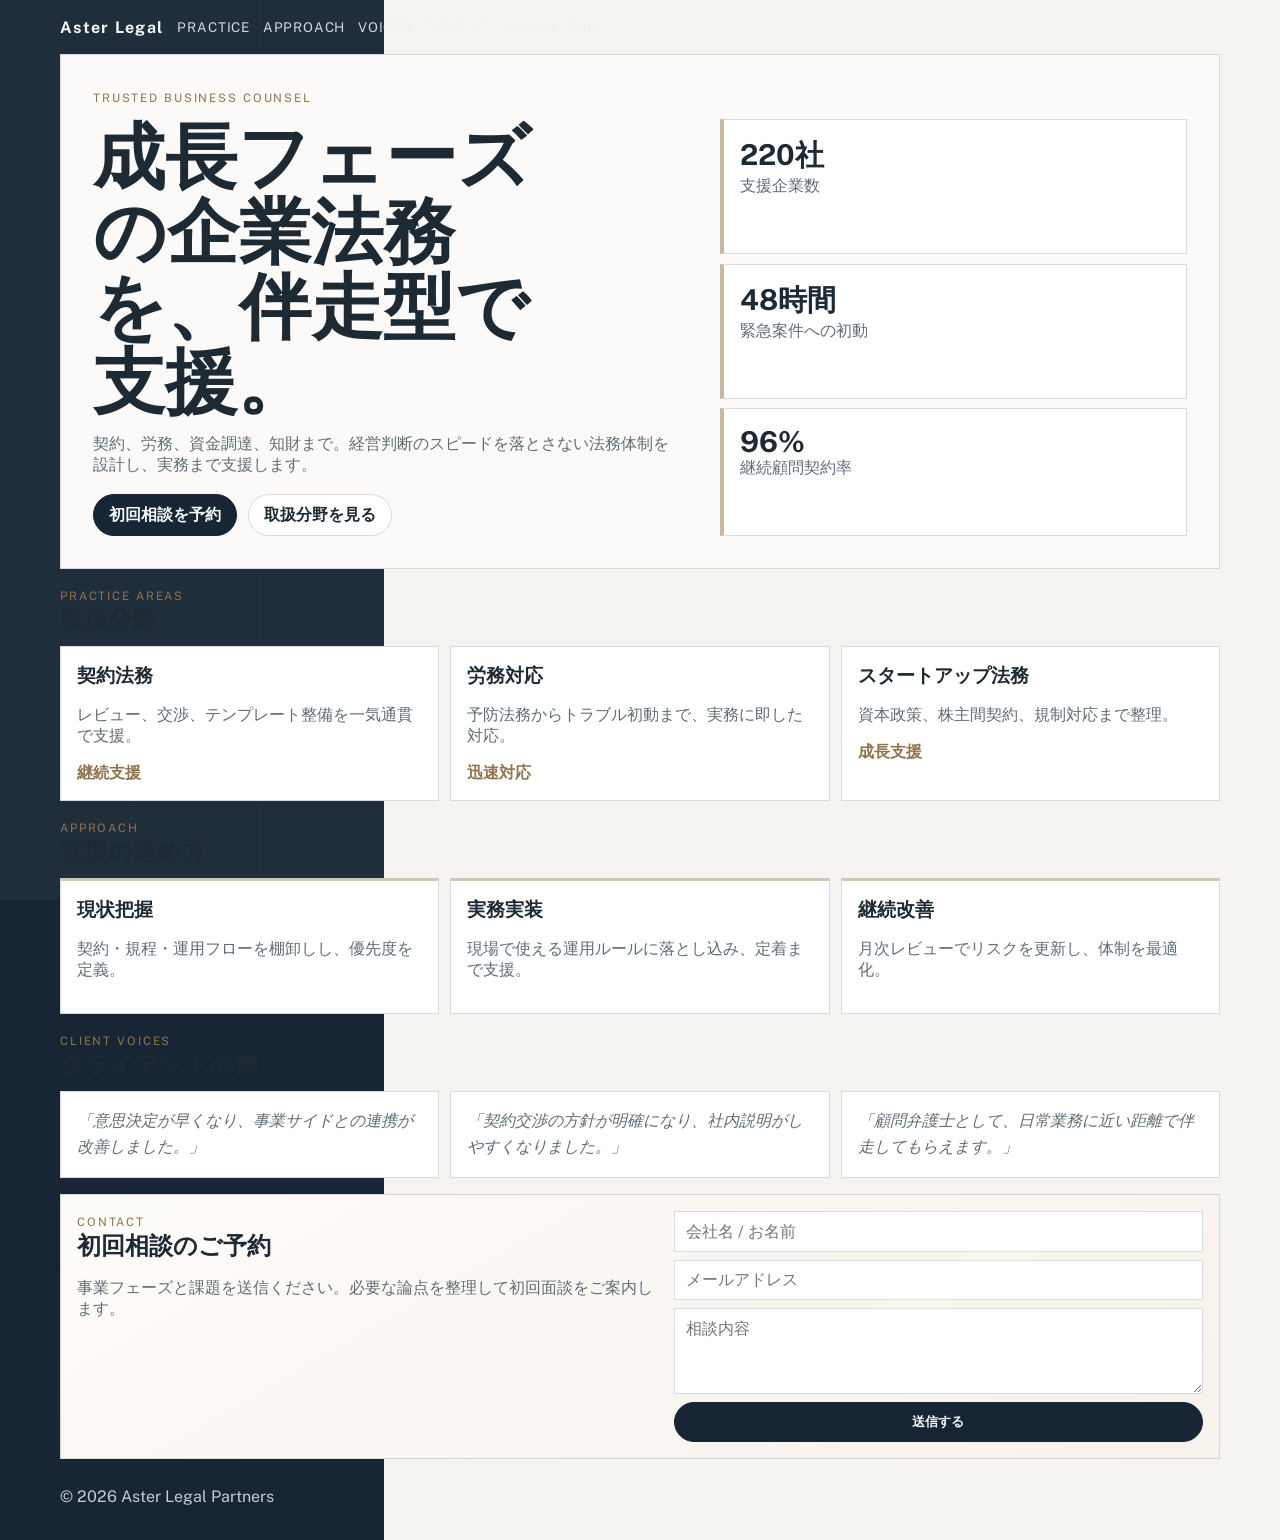
<file: index.html>
<!doctype html>
<html lang="ja">
  <head>
    <meta charset="UTF-8" />
    <meta name="viewport" content="width=device-width, initial-scale=1.0" />
    <title>Aster Legal Partners</title>
    <link rel="preconnect" href="https://fonts.googleapis.com" />
    <link rel="preconnect" href="https://fonts.gstatic.com" crossorigin />
    <link href="https://fonts.googleapis.com/css2?family=EB+Garamond:wght@500;700&family=Public+Sans:wght@400;500;700&display=swap" rel="stylesheet" />
    <link rel="stylesheet" href="styles.css" />
  </head>
  <body>
    <div class="bg-layer"></div>
    <header class="site-header container">
      <a class="brand" href="#top">Aster Legal</a>
      <button class="menu-toggle" aria-expanded="false" aria-label="メニュー">☰</button>
      <nav class="nav-links">
        <a href="#practice">Practice</a>
        <a href="#approach">Approach</a>
        <a href="#voices">Voices</a>
        <a href="#contact">Contact</a>
              <a href="plans.html">Plans</a>
        <a href="faq.html">FAQ</a>
      </nav>
    </header>

    <main id="top" class="container">
      <section class="hero reveal">
        <span class="badge">TRUSTED BUSINESS COUNSEL</span>
        <div class="hero-grid">
          <div>
            <h1>成長フェーズの企業法務を、伴走型で支援。</h1>
            <p class="lead">契約、労務、資金調達、知財まで。経営判断のスピードを落とさない法務体制を設計し、実務まで支援します。</p>
            <div class="hero-actions">
              <a class="btn primary" href="#contact">初回相談を予約</a>
              <a class="btn ghost" href="#practice">取扱分野を見る</a>
            </div>
          </div>
          <aside class="hero-stats">
            <article><strong data-count="220" data-suffix="社">0社</strong><span>支援企業数</span></article>
            <article><strong data-count="48" data-suffix="時間">0時間</strong><span>緊急案件への初動</span></article>
            <article><strong data-count="96" data-suffix="%">0%</strong><span>継続顧問契約率</span></article>
          </aside>
        </div>
      </section>

      <section class="section reveal" id="practice">
        <div class="section-head"><span class="eyebrow">PRACTICE AREAS</span><h2>取扱分野</h2></div>
        <div class="card-grid three">
          <article class="card"><h3>契約法務</h3><p>レビュー、交渉、テンプレート整備を一気通貫で支援。</p><strong>継続支援</strong></article>
          <article class="card"><h3>労務対応</h3><p>予防法務からトラブル初動まで、実務に即した対応。</p><strong>迅速対応</strong></article>
          <article class="card"><h3>スタートアップ法務</h3><p>資本政策、株主間契約、規制対応まで整理。</p><strong>成長支援</strong></article>
        </div>
      </section>

      <section class="section reveal" id="approach">
        <div class="section-head"><span class="eyebrow">APPROACH</span><h2>支援の進め方</h2></div>
        <div class="process-list">
          <article><h3>現状把握</h3><p>契約・規程・運用フローを棚卸しし、優先度を定義。</p></article>
          <article><h3>実務実装</h3><p>現場で使える運用ルールに落とし込み、定着まで支援。</p></article>
          <article><h3>継続改善</h3><p>月次レビューでリスクを更新し、体制を最適化。</p></article>
        </div>
      </section>

      <section class="section reveal" id="voices">
        <div class="section-head"><span class="eyebrow">CLIENT VOICES</span><h2>クライアントの声</h2></div>
        <div class="review-grid">
          <blockquote>「意思決定が早くなり、事業サイドとの連携が改善しました。」</blockquote>
          <blockquote>「契約交渉の方針が明確になり、社内説明がしやすくなりました。」</blockquote>
          <blockquote>「顧問弁護士として、日常業務に近い距離で伴走してもらえます。」</blockquote>
        </div>
      </section>

      <section class="section reveal" id="contact">
        <div class="contact-panel">
          <div>
            <span class="eyebrow">CONTACT</span>
            <h2>初回相談のご予約</h2>
            <p>事業フェーズと課題を送信ください。必要な論点を整理して初回面談をご案内します。</p>
          </div>
          <form class="contact-form">
            <input type="text" placeholder="会社名 / お名前" required />
            <input type="email" placeholder="メールアドレス" required />
            <textarea placeholder="相談内容"></textarea>
            <button type="submit" class="btn primary">送信する</button>
          </form>
        </div>
      </section>
    </main>

    <footer class="container">© <span id="year"></span> Aster Legal Partners</footer>
    <div class="toast" id="toast">お問い合わせありがとうございます。担当弁護士より連絡します。</div>
    <script src="app.js"></script>
  </body>
</html>
</file>
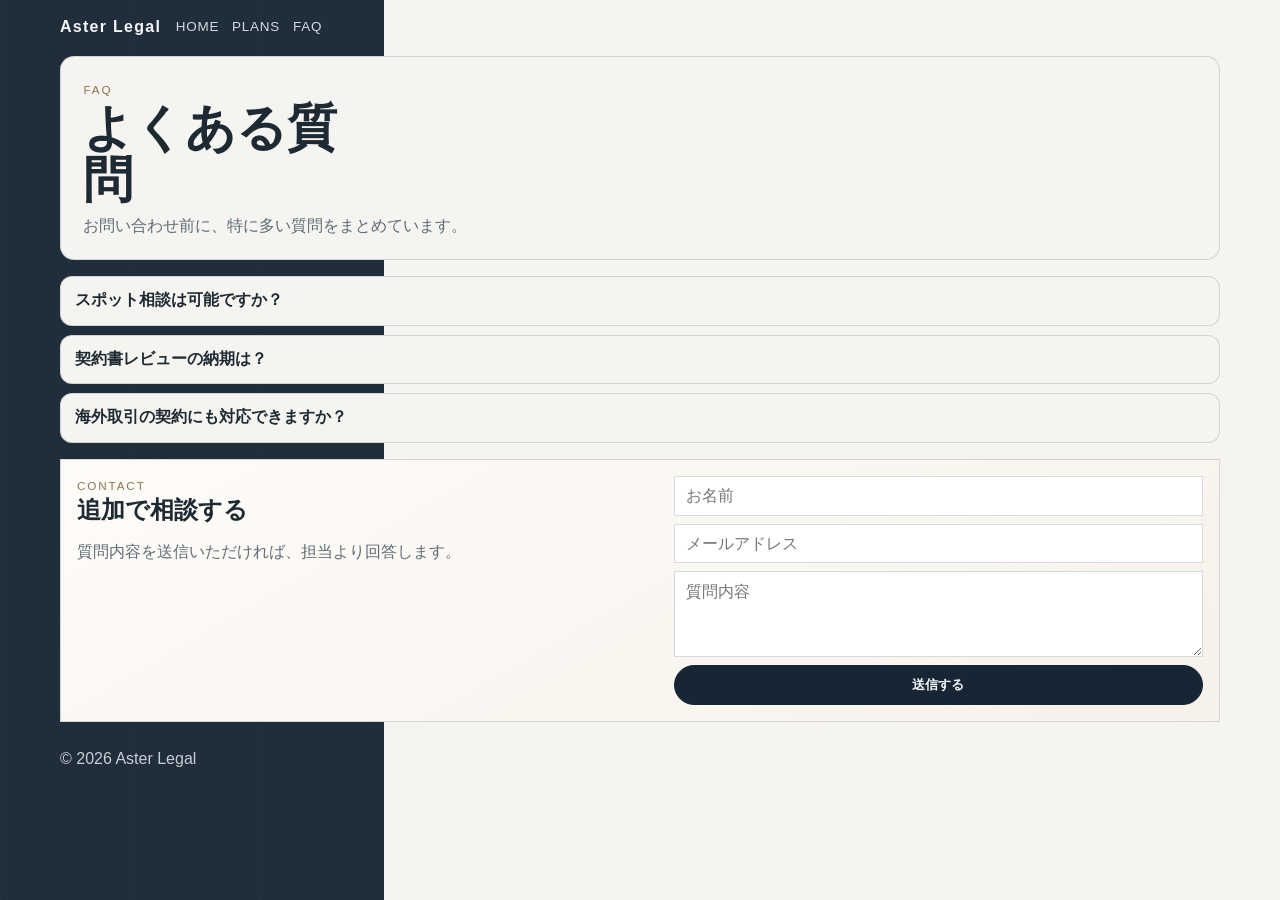
<file: faq.html>
<!doctype html>
<html lang="ja">
  <head>
    <meta charset="UTF-8" />
    <meta name="viewport" content="width=device-width, initial-scale=1.0" />
    <title>Aster Legal | FAQ</title>
    <link rel="preconnect" href="https://fonts.googleapis.com" />
    <link rel="preconnect" href="https://fonts.gstatic.com" crossorigin />
    <link rel="stylesheet" href="styles.css" />
  </head>
  <body class="extra-page">
    <div class="bg-layer"></div>
    <header class="site-header container">
      <a class="brand" href="index.html">Aster Legal</a>
      <button class="menu-toggle" aria-expanded="false" aria-label="メニュー">☰</button>
      <nav class="nav-links">
        <a href="index.html">Home</a>
        <a href="plans.html">Plans</a>
        <a href="faq.html">FAQ</a>
      </nav>
    </header>

    <main class="container">
      <section class="subhero reveal">
        <span class="eyebrow">FAQ</span>
        <h1>よくある質問</h1>
        <p>お問い合わせ前に、特に多い質問をまとめています。</p>
      </section>

      <section class="section reveal">
        <div class="faq-list">
          <article class="faq-item">
            <button class="faq-question" type="button" aria-expanded="false">スポット相談は可能ですか？</button>
            <div class="faq-answer">はい。顧問契約前のスポット相談枠もあります。</div>
          </article>
          <article class="faq-item">
            <button class="faq-question" type="button" aria-expanded="false">契約書レビューの納期は？</button>
            <div class="faq-answer">通常2営業日、緊急は当日対応も可能です。</div>
          </article>
          <article class="faq-item">
            <button class="faq-question" type="button" aria-expanded="false">海外取引の契約にも対応できますか？</button>
            <div class="faq-answer">英文契約レビューにも対応しています。</div>
          </article>
        </div>
      </section>

      <section class="section reveal">
        <div class="contact-panel">
          <div>
            <span class="eyebrow">CONTACT</span>
            <h2>追加で相談する</h2>
            <p>質問内容を送信いただければ、担当より回答します。</p>
          </div>
          <form class="contact-form">
            <input type="text" placeholder="お名前" required />
            <input type="email" placeholder="メールアドレス" required />
            <textarea placeholder="質問内容"></textarea>
            <button type="submit" class="btn primary">送信する</button>
          </form>
        </div>
      </section>
    </main>

    <footer class="container">© <span id="year"></span> Aster Legal</footer>
    <div class="toast" id="toast">お問い合わせありがとうございます。順次返信します。</div>
    <script src="app.js"></script>
  </body>
</html>
</file>
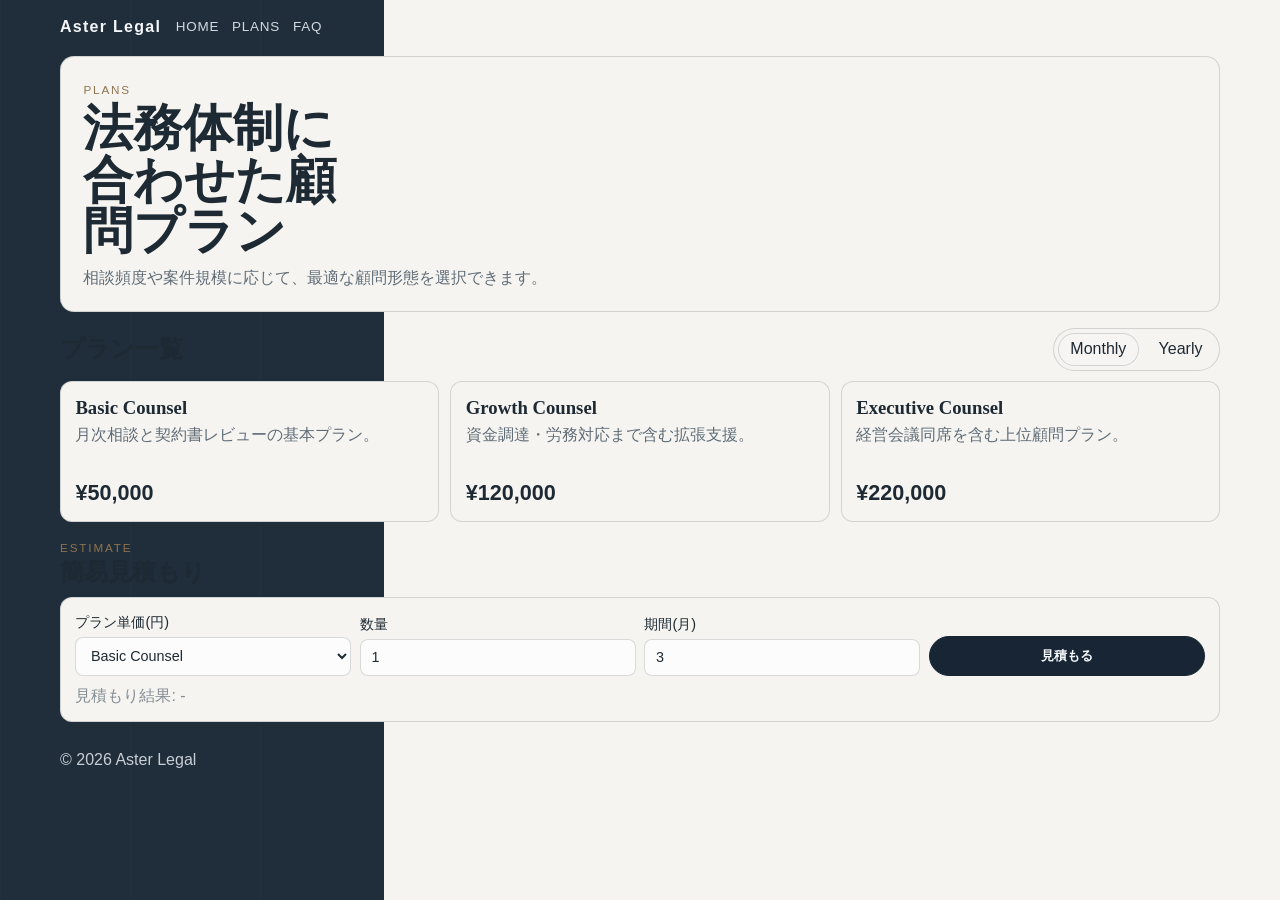
<file: plans.html>
<!doctype html>
<html lang="ja">
  <head>
    <meta charset="UTF-8" />
    <meta name="viewport" content="width=device-width, initial-scale=1.0" />
    <title>Aster Legal | Plans</title>
    <link rel="preconnect" href="https://fonts.googleapis.com" />
    <link rel="preconnect" href="https://fonts.gstatic.com" crossorigin />
    <link rel="stylesheet" href="styles.css" />
  </head>
  <body class="extra-page">
    <div class="bg-layer"></div>
    <header class="site-header container">
      <a class="brand" href="index.html">Aster Legal</a>
      <button class="menu-toggle" aria-expanded="false" aria-label="メニュー">☰</button>
      <nav class="nav-links">
        <a href="index.html">Home</a>
        <a href="plans.html">Plans</a>
        <a href="faq.html">FAQ</a>
      </nav>
    </header>

    <main class="container">
      <section class="subhero reveal">
        <span class="eyebrow">PLANS</span>
        <h1>法務体制に合わせた顧問プラン</h1>
        <p>相談頻度や案件規模に応じて、最適な顧問形態を選択できます。</p>
      </section>

      <section class="section reveal" data-pricing>
        <div class="pricing-head">
          <h2>プラン一覧</h2>
          <div class="pricing-mode">
            <button class="mode-btn active" type="button" data-mode="monthly">Monthly</button>
            <button class="mode-btn" type="button" data-mode="yearly">Yearly</button>
          </div>
        </div>

        <div class="pricing-cards">
          <article class="price-card">
            <h3>Basic Counsel</h3>
            <p>月次相談と契約書レビューの基本プラン。</p>
            <strong>¥<span data-price data-monthly="50000" data-yearly="550000">50000</span></strong>
          </article>
          <article class="price-card">
            <h3>Growth Counsel</h3>
            <p>資金調達・労務対応まで含む拡張支援。</p>
            <strong>¥<span data-price data-monthly="120000" data-yearly="1320000">120000</span></strong>
          </article>
          <article class="price-card">
            <h3>Executive Counsel</h3>
            <p>経営会議同席を含む上位顧問プラン。</p>
            <strong>¥<span data-price data-monthly="220000" data-yearly="2420000">220000</span></strong>
          </article>
        </div>
      </section>

      <section class="section reveal">
        <div class="section-head">
          <span class="eyebrow">ESTIMATE</span>
          <h2>簡易見積もり</h2>
        </div>
        <div class="calc-box">
          <form class="calc-form">
            <label>
              プラン単価(円)
              <select name="unit_price">
                <option value="50000">Basic Counsel</option>
                <option value="120000">Growth Counsel</option>
                <option value="220000">Executive Counsel</option>
              </select>
            </label>
            <label>
              数量
              <input type="number" name="quantity" min="1" value="1" />
            </label>
            <label>
              期間(月)
              <input type="number" name="months" min="1" value="3" />
            </label>
            <button type="submit" class="btn primary">見積もる</button>
          </form>
          <p class="calc-result" aria-live="polite">見積もり結果: -</p>
        </div>
      </section>
    </main>

    <footer class="container">© <span id="year"></span> Aster Legal</footer>
    <div class="toast" id="toast">更新内容を反映しました。</div>
    <script src="app.js"></script>
  </body>
</html>
</file>
<file: styles.css>
:root {
  --ink: #1e2a33;
  --muted: #5f6c76;
  --paper: #f6f4f1;
  --line: rgba(100, 111, 120, 0.25);
  --accent: #8f744d;
  --navy: #172534;
}

* { box-sizing: border-box; }

body {
  margin: 0;
  color: var(--ink);
  font-family: "Public Sans", sans-serif;
  background: linear-gradient(90deg, var(--navy) 0 30%, var(--paper) 30% 100%);
}

.bg-layer {
  position: fixed;
  inset: 0;
  z-index: -1;
  background:
    linear-gradient(90deg, rgba(255, 255, 255, 0.04) 0 30%, transparent 30% 100%),
    repeating-linear-gradient(90deg, rgba(255, 255, 255, 0.02) 0 1px, transparent 1px 130px);
}

.container {
  width: min(1160px, 94vw);
  margin: 0 auto;
}

.site-header {
  padding: 1.1rem 0;
  display: grid;
  grid-template-columns: auto auto 1fr;
  gap: 0.9rem;
  align-items: center;
}

.brand {
  color: #f4f6f8;
  text-decoration: none;
  font-weight: 700;
  letter-spacing: 0.08em;
}

.menu-toggle { display: none; }

.nav-links {
  justify-self: end;
  display: flex;
  gap: 0.8rem;
}

.nav-links a {
  text-decoration: none;
  color: rgba(236, 242, 247, 0.88);
  font-size: 0.84rem;
  letter-spacing: 0.06em;
  text-transform: uppercase;
}

main {
  margin-top: 0.2rem;
}

.hero {
  background: #fbfaf8;
  border: 1px solid var(--line);
  border-radius: 0;
  padding: 2rem;
}

.badge,
.eyebrow {
  display: inline-block;
  color: var(--accent);
  letter-spacing: 0.16em;
  font-size: 0.73rem;
  text-transform: uppercase;
}

.hero-grid {
  margin-top: 0.8rem;
  display: grid;
  grid-template-columns: 1.25fr 0.95fr;
  gap: 0.8rem;
}

h1,
h2,
h3 {
  margin: 0;
  font-family: "EB Garamond", serif;
}

h1 {
  font-size: clamp(2.1rem, 5.8vw, 4.5rem);
  line-height: 1.04;
  max-width: 12ch;
}

.lead {
  margin: 1rem 0 1.1rem;
  color: var(--muted);
  max-width: 58ch;
}

.hero-actions {
  display: flex;
  gap: 0.65rem;
  flex-wrap: wrap;
}

.btn {
  text-decoration: none;
  border: 1px solid var(--line);
  padding: 0.6rem 0.95rem;
  border-radius: 999px;
  font-weight: 700;
}

.btn.primary {
  background: var(--navy);
  color: #f5f8fb;
  border-color: var(--navy);
}

.btn.ghost {
  color: var(--ink);
  background: #fff;
}

.hero-stats {
  display: grid;
  gap: 0.6rem;
}

.hero-stats article,
.card,
.process-list article,
.review-grid blockquote,
.contact-panel {
  border: 1px solid var(--line);
  background: #ffffff;
  border-radius: 0;
  padding: 1rem;
}

.hero-stats article {
  border-left: 4px solid rgba(143, 116, 77, 0.5);
}

.hero-stats strong { display: block; font-size: 1.8rem; }
.hero-stats span,
.card p,
.process-list p,
.review-grid blockquote,
.contact-panel p { color: var(--muted); }

.section {
  margin-top: 1rem;
}

.section-head { margin-bottom: 0.62rem; }

.card-grid,
.process-list,
.review-grid { display: grid; gap: 0.68rem; }
.card-grid.three,
.process-list,
.review-grid { grid-template-columns: repeat(3, minmax(0, 1fr)); }

.card strong { color: var(--accent); }

.process-list article {
  border-top: 3px solid rgba(143, 116, 77, 0.4);
}

.review-grid blockquote {
  margin: 0;
  font-style: italic;
  line-height: 1.65;
}

.contact-panel {
  display: grid;
  grid-template-columns: 1.05fr 0.95fr;
  gap: 0.72rem;
  background: linear-gradient(150deg, #fefcf9, #f6f1ea);
}

.contact-form { display: grid; gap: 0.5rem; }

.contact-form input,
.contact-form textarea {
  width: 100%;
  border: 1px solid var(--line);
  background: #fff;
  color: var(--ink);
  padding: 0.62rem 0.72rem;
  font: inherit;
}

.contact-form textarea { min-height: 86px; resize: vertical; }

footer {
  padding: 1.8rem 0 2.1rem;
  color: rgba(242, 246, 250, 0.8);
}

.toast {
  position: fixed;
  right: 16px;
  bottom: 16px;
  background: #1f2b36;
  color: #edf2f7;
  border: 1px solid rgba(188, 201, 212, 0.34);
  padding: 0.64rem 0.9rem;
  opacity: 0;
  transform: translateY(10px);
  pointer-events: none;
  transition: 220ms ease;
}

.toast.show { opacity: 1; transform: translateY(0); }

.reveal { opacity: 0; transform: translateY(18px); transition: 440ms ease; }
.reveal.in { opacity: 1; transform: translateY(0); }

@media (max-width: 860px) {
  body {
    background: #f4f1eb;
  }

  .brand { color: var(--ink); }

  .menu-toggle {
    display: inline-block;
    border: 1px solid var(--line);
    background: #fff;
    color: var(--ink);
    padding: 0.35rem 0.6rem;
  }

  .nav-links {
    display: none;
    position: absolute;
    right: 4vw;
    top: 58px;
    flex-direction: column;
    background: #fff;
    border: 1px solid var(--line);
    padding: 0.7rem;
  }

  .nav-links a { color: var(--ink); }
  .nav-links.open { display: flex; }

  .hero-grid,
  .card-grid.three,
  .process-list,
  .review-grid,
  .contact-panel { grid-template-columns: 1fr; }

  footer { color: var(--muted); }
}

/* EXTRA PAGES */
.extra-page .site-header {
  margin-bottom: 0.2rem;
}

.subhero {
  padding: 1.4rem;
  border: 1px solid var(--line);
  border-radius: 14px;
  background: var(--panel, var(--paper, rgba(255, 255, 255, 0.08)));
}

.subhero h1 {
  margin: 0.35rem 0 0.6rem;
  font-size: clamp(1.8rem, 5vw, 3.1rem);
}

.subhero p {
  margin: 0;
  color: var(--muted);
  max-width: 64ch;
}

.pricing-head {
  display: flex;
  justify-content: space-between;
  align-items: center;
  gap: 0.8rem;
  margin-bottom: 0.65rem;
}

.pricing-mode {
  display: inline-flex;
  gap: 0.45rem;
  padding: 0.25rem;
  border: 1px solid var(--line);
  border-radius: 999px;
  background: rgba(255, 255, 255, 0.04);
}

.mode-btn {
  border: 1px solid transparent;
  border-radius: 999px;
  padding: 0.4rem 0.72rem;
  background: transparent;
  color: inherit;
  font: inherit;
  cursor: pointer;
}

.mode-btn.active {
  border-color: var(--line);
  background: rgba(255, 255, 255, 0.12);
}

.pricing-cards {
  display: grid;
  grid-template-columns: repeat(3, minmax(0, 1fr));
  gap: 0.7rem;
}

.price-card {
  border: 1px solid var(--line);
  border-radius: 12px;
  padding: 0.9rem;
  background: var(--panel, var(--paper, rgba(255, 255, 255, 0.08)));
}

.price-card h3 {
  margin: 0 0 0.4rem;
}

.price-card p {
  margin: 0;
  color: var(--muted);
  min-height: 2.8em;
}

.price-card strong {
  display: inline-block;
  margin-top: 0.65rem;
  font-size: 1.35rem;
}

.calc-box {
  border: 1px solid var(--line);
  border-radius: 12px;
  padding: 0.9rem;
  background: var(--panel, var(--paper, rgba(255, 255, 255, 0.08)));
}

.calc-form {
  display: grid;
  grid-template-columns: repeat(4, minmax(0, 1fr));
  gap: 0.55rem;
  align-items: end;
}

.calc-form label {
  display: grid;
  gap: 0.32rem;
  font-size: 0.9rem;
}

.calc-form select,
.calc-form input {
  width: 100%;
  border: 1px solid var(--line);
  border-radius: 8px;
  padding: 0.58rem 0.66rem;
  background: rgba(255, 255, 255, 0.75);
  color: inherit;
  font: inherit;
}

.calc-result {
  margin: 0.65rem 0 0;
  color: var(--muted);
  opacity: 0.75;
}

.calc-result.show {
  opacity: 1;
}

.faq-list {
  display: grid;
  gap: 0.55rem;
}

.faq-item {
  border: 1px solid var(--line);
  border-radius: 12px;
  overflow: hidden;
  background: var(--panel, var(--paper, rgba(255, 255, 255, 0.08)));
}

.faq-question {
  width: 100%;
  text-align: left;
  background: transparent;
  border: 0;
  border-bottom: 1px solid transparent;
  color: inherit;
  font: inherit;
  font-weight: 700;
  padding: 0.8rem 0.9rem;
  cursor: pointer;
}

.faq-item.open .faq-question {
  border-bottom-color: var(--line);
}

.faq-answer {
  display: none;
  padding: 0.72rem 0.9rem;
  color: var(--muted);
}

.faq-item.open .faq-answer {
  display: block;
}

@media (max-width: 860px) {
  .pricing-head {
    flex-direction: column;
    align-items: flex-start;
  }

  .pricing-cards {
    grid-template-columns: 1fr;
  }

  .calc-form {
    grid-template-columns: 1fr;
  }
}
</file>
